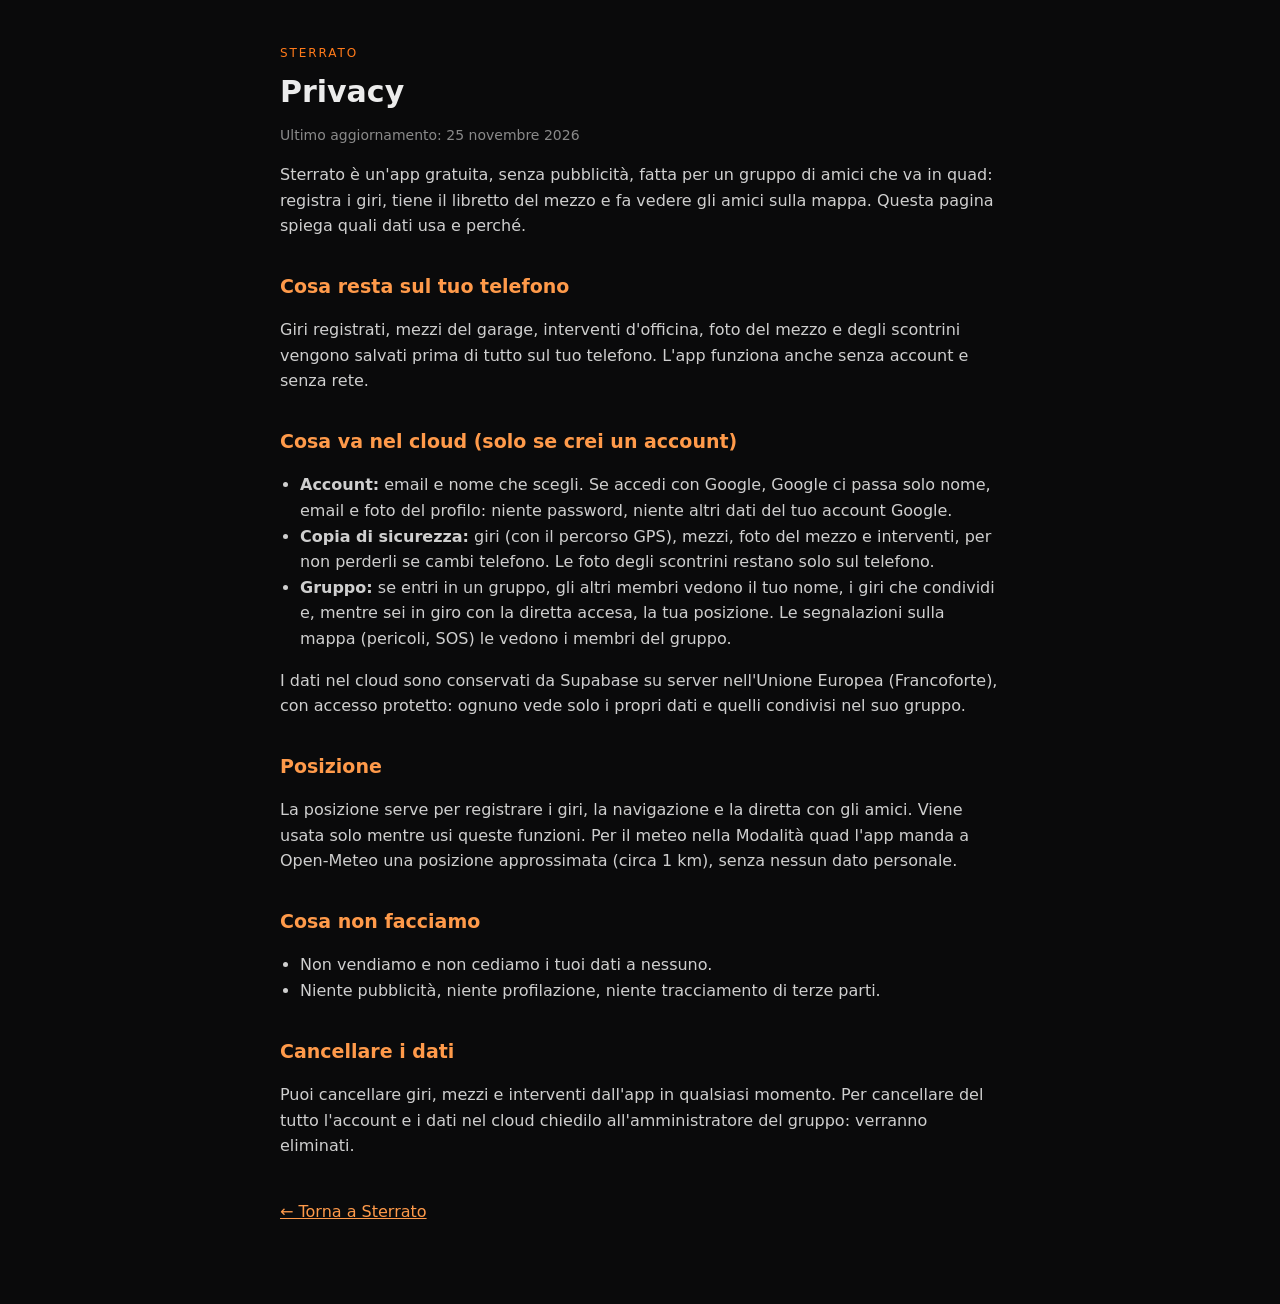
<file: privacy.html>
<!doctype html>
<html lang="it">
<head>
<meta charset="utf-8" />
<meta name="viewport" content="width=device-width, initial-scale=1" />
<title>Sterrato · Privacy</title>
<meta name="description" content="Come Sterrato usa e protegge i tuoi dati" />
<link rel="icon" href="icon.svg" />
<style>
  :root { color-scheme: dark; }
  body { margin: 0; background: #0a0a0b; color: #ececec; font: 16px/1.6 system-ui, -apple-system, "Segoe UI", Roboto, sans-serif; }
  main { max-width: 720px; margin: 0 auto; padding: 32px 16px 64px; }
  h1 { font-size: 30px; line-height: 1.15; margin: 8px 0 4px; }
  h2 { font-size: 19px; margin: 32px 0 8px; color: #ff9a4a; }
  p, li { color: #cfcfcf; }
  ul { padding-left: 20px; }
  .eyebrow { color: #ff7a1a; letter-spacing: .16em; text-transform: uppercase; font-size: 12px; }
  .muted { color: #8a8a8a; font-size: 14px; }
  a { color: #ff9a4a; }
</style>
</head>
<body>
<main>
  <p class="eyebrow">Sterrato</p>
  <h1>Privacy</h1>
  <p class="muted">Ultimo aggiornamento: 25 novembre 2026</p>

  <p>Sterrato è un'app gratuita, senza pubblicità, fatta per un gruppo di amici che va in quad: registra i giri, tiene il libretto del mezzo e fa vedere gli amici sulla mappa. Questa pagina spiega quali dati usa e perché.</p>

  <h2>Cosa resta sul tuo telefono</h2>
  <p>Giri registrati, mezzi del garage, interventi d'officina, foto del mezzo e degli scontrini vengono salvati prima di tutto sul tuo telefono. L'app funziona anche senza account e senza rete.</p>

  <h2>Cosa va nel cloud (solo se crei un account)</h2>
  <ul>
    <li><b>Account:</b> email e nome che scegli. Se accedi con Google, Google ci passa solo nome, email e foto del profilo: niente password, niente altri dati del tuo account Google.</li>
    <li><b>Copia di sicurezza:</b> giri (con il percorso GPS), mezzi, foto del mezzo e interventi, per non perderli se cambi telefono. Le foto degli scontrini restano solo sul telefono.</li>
    <li><b>Gruppo:</b> se entri in un gruppo, gli altri membri vedono il tuo nome, i giri che condividi e, mentre sei in giro con la diretta accesa, la tua posizione. Le segnalazioni sulla mappa (pericoli, SOS) le vedono i membri del gruppo.</li>
  </ul>
  <p>I dati nel cloud sono conservati da Supabase su server nell'Unione Europea (Francoforte), con accesso protetto: ognuno vede solo i propri dati e quelli condivisi nel suo gruppo.</p>

  <h2>Posizione</h2>
  <p>La posizione serve per registrare i giri, la navigazione e la diretta con gli amici. Viene usata solo mentre usi queste funzioni. Per il meteo nella Modalità quad l'app manda a Open-Meteo una posizione approssimata (circa 1 km), senza nessun dato personale.</p>

  <h2>Cosa non facciamo</h2>
  <ul>
    <li>Non vendiamo e non cediamo i tuoi dati a nessuno.</li>
    <li>Niente pubblicità, niente profilazione, niente tracciamento di terze parti.</li>
  </ul>

  <h2>Cancellare i dati</h2>
  <p>Puoi cancellare giri, mezzi e interventi dall'app in qualsiasi momento. Per cancellare del tutto l'account e i dati nel cloud chiedilo all'amministratore del gruppo: verranno eliminati.</p>

  <p style="margin-top:40px"><a href="./">← Torna a Sterrato</a></p>
</main>
</body>
</html>
</file>
